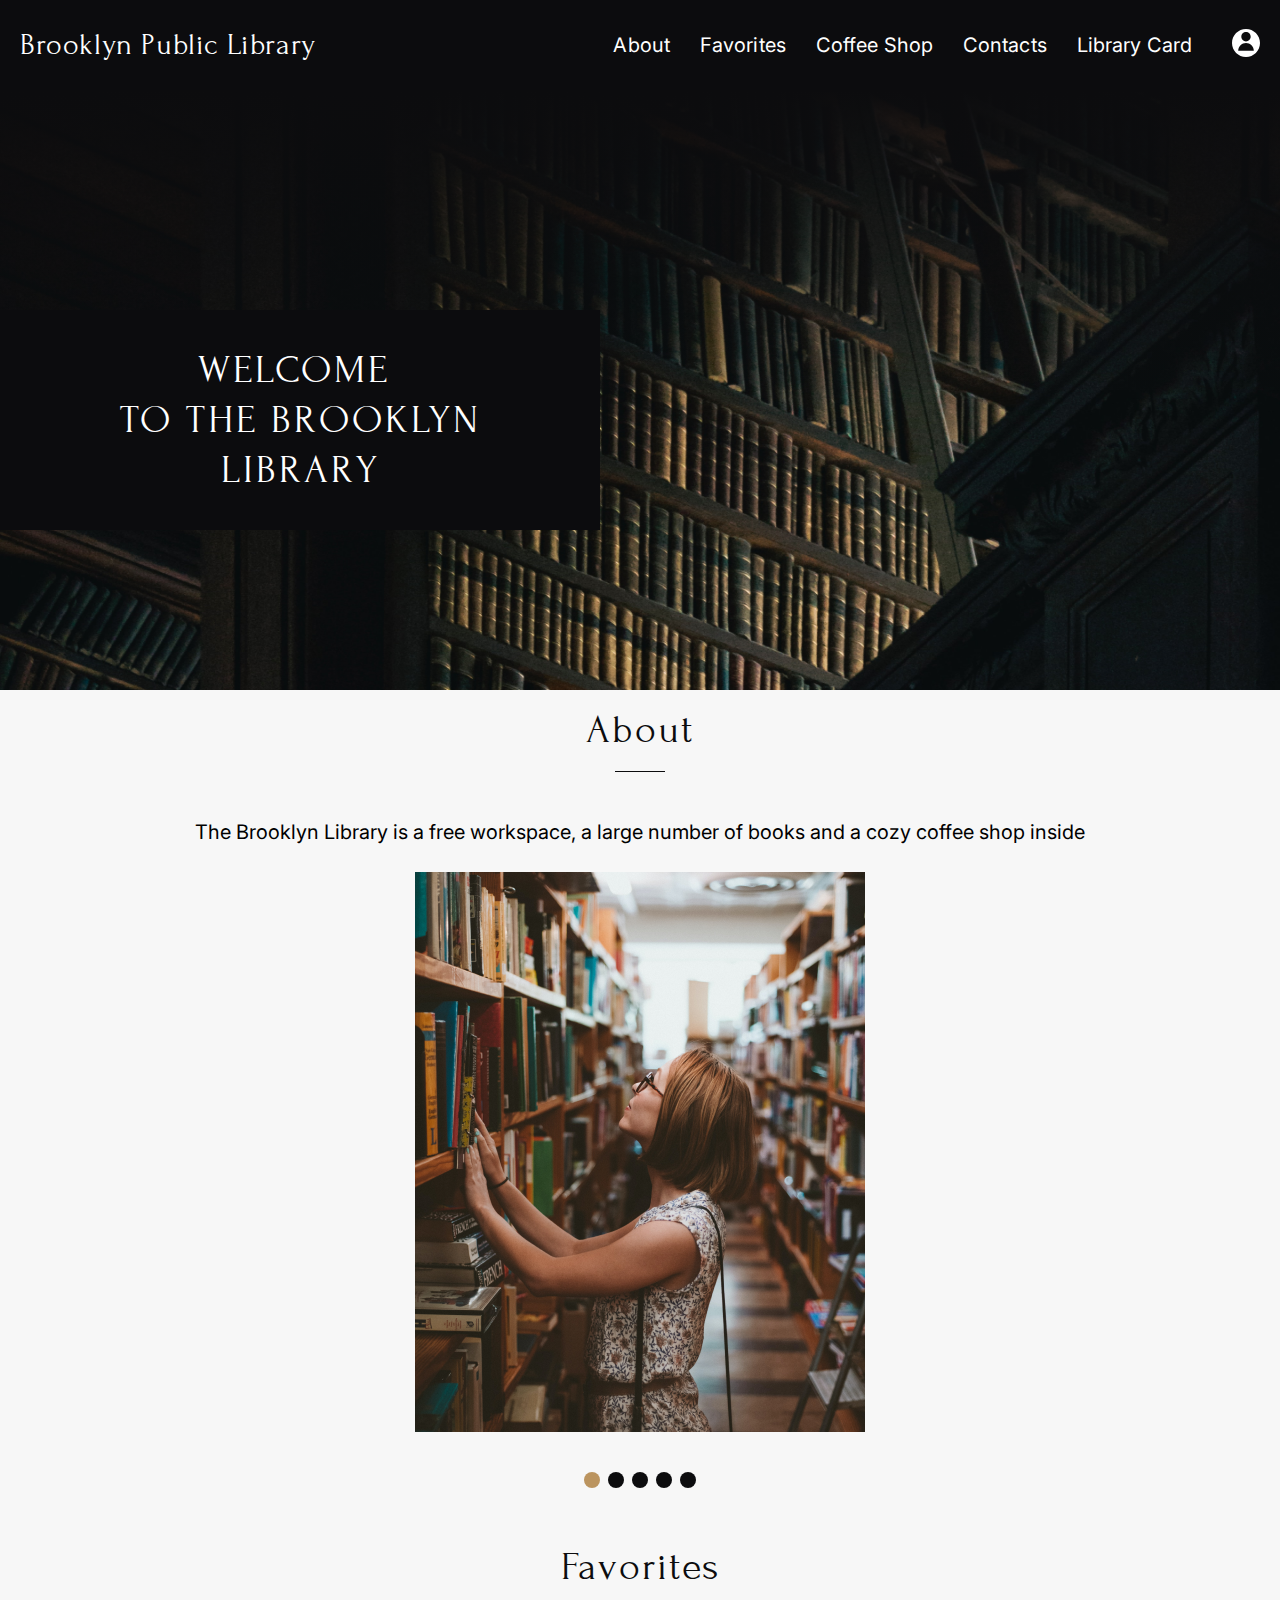
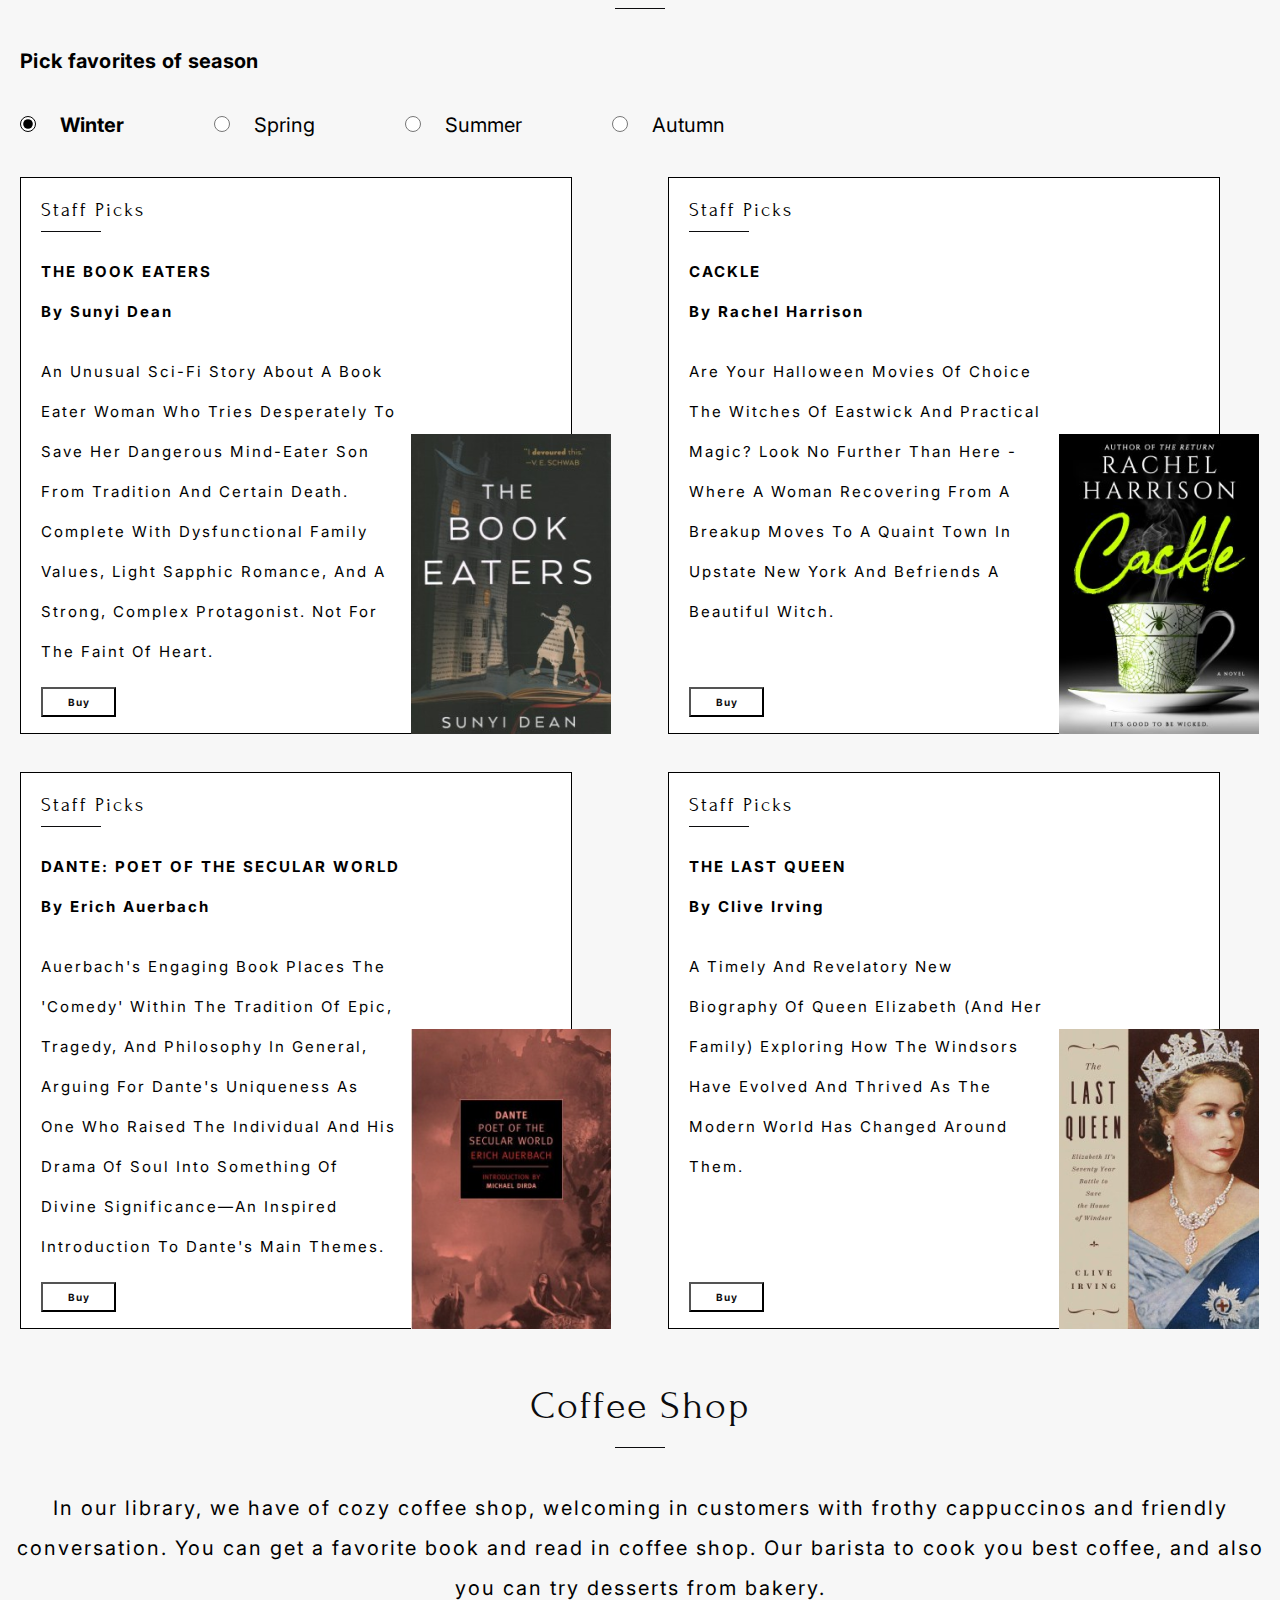
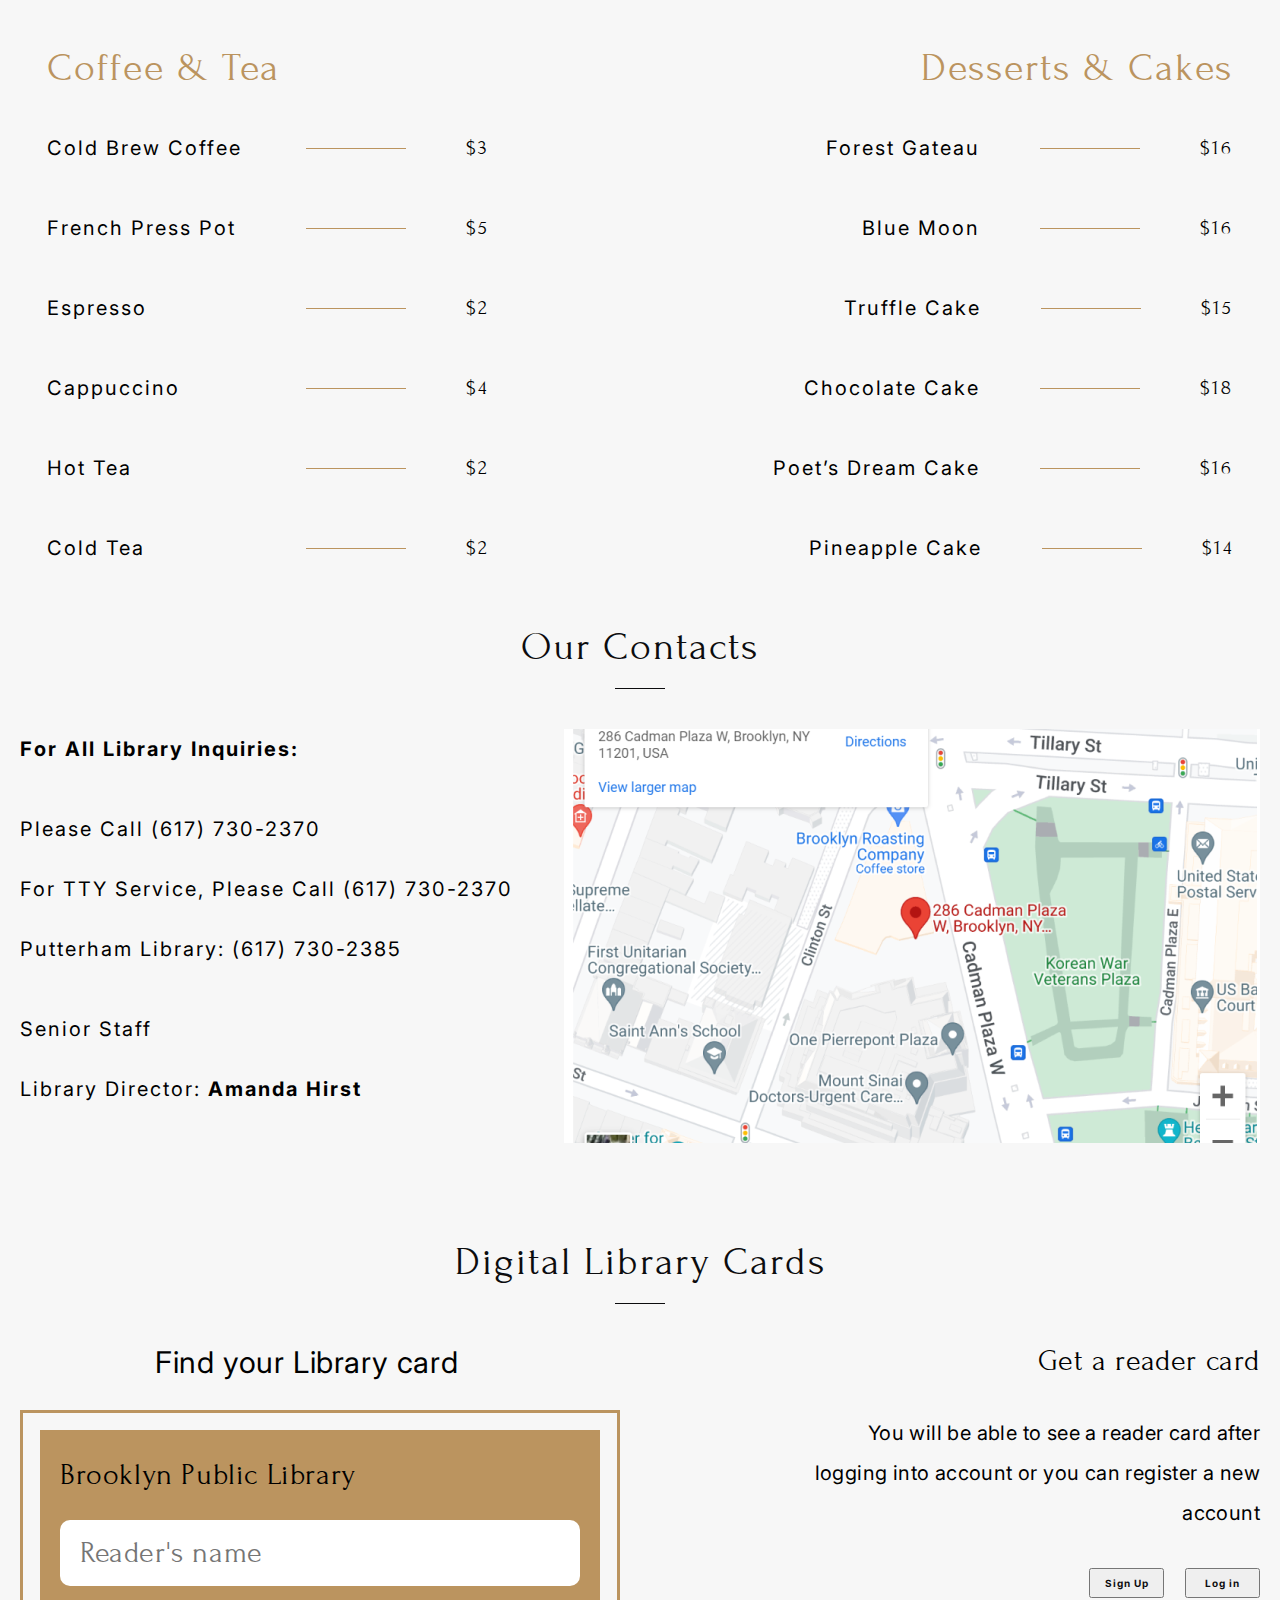
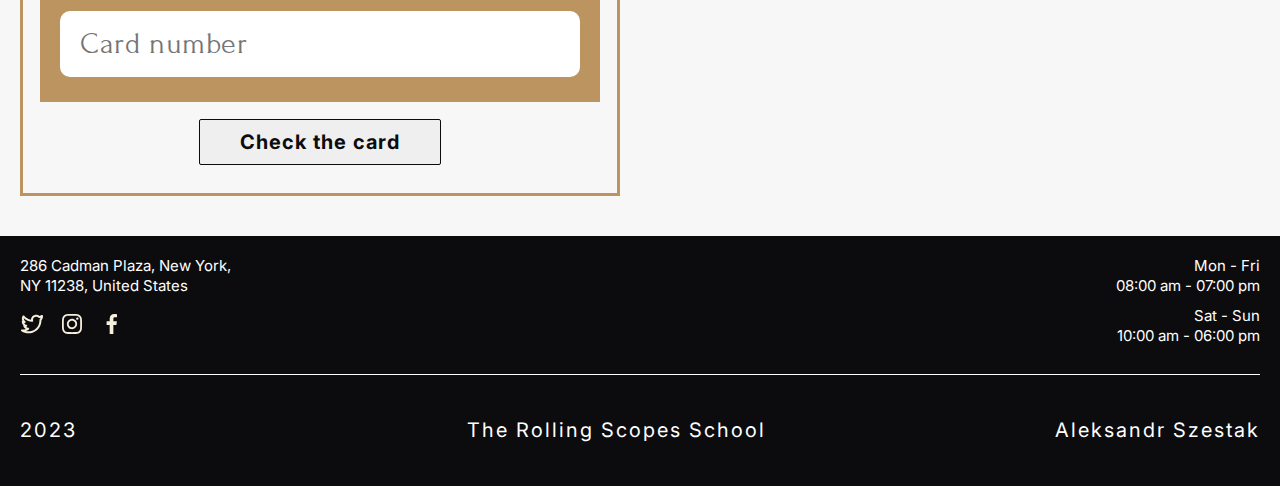
<file: library/index.html>
<!DOCTYPE html>
<html lang="en">

<head>
    <meta charset="UTF-8">
    <meta name="viewport" content="width=device-width, initial-scale=1.0">
    <link rel="icon" href="images/favicon-32x32.png" type="image/png" sizes="32x32">
    <link rel="preconnect" href="https://fonts.googleapis.com">
    <link rel="preconnect" href="https://fonts.gstatic.com" crossorigin>
    <link href="https://fonts.googleapis.com/css2?family=Forum&family=Inter&display=swap" rel="stylesheet">
    <title>Brooklyn Public Library</title>
    <link rel="stylesheet" href="css/normalize.css">
    <link rel="stylesheet" href="css/style.css">
</head>

<body>
    <div class="container"> 

        <header class="header">                       
     
            <h1 class="header-header">Brooklyn Public Library</h1>

            <div class="header-menu">

                <nav class="nav">
                    <ul class="menu">
                        <li class="menu-item"><a href="#about" class="menu-link1 menu-link2">About</a>
                        <li class="menu-item"><a href="#favorites" class="menu-link1 menu-link2">Favorites</a>
                        <li class="menu-item"><a href="#coffee-shop" class="menu-link1 menu-link2">Coffee shop</a>
                        <li class="menu-item"><a href="#our-contacts" class="menu-link1 menu-link2">Contacts</a>
                        <li class="menu-item"><a href="#digital-library-cards" class="menu-link1 menu-link2">Library Card</a>
                    </ul>
                </nav>

                <div class="icon">
                    <img class="icon-img" src="images/icon_profile.svg" alt="Icon profile">
                </div>

                <div class="burger">
                    <span class="burger-line"></span>
                    <span class="burger-line"></span>
                    <span class="burger-line"></span>
                </div>

            </div>

        </header>
                
        <main class="main">            
            
            <section class="welcome">
                <div class="overlay">                    
                </div>
                <div class="welcomeheader">
                    <h2 class="welcomeh2">Welcome&nbsp;<br>
                                          to the Brooklyn Library</h2>
                </div>
            </section>            

            <section class="about" id="about">

                <div class="aboutheader">
                    <h2 class="abouth2">About</h2>
                    <div class="abouth2-underline">
                    </div>
                    <p>The Brooklyn Library is a free workspace,
                       a large number of books and a cozy coffee shop inside
                    </p>
                    
                    <div class="images-and-arrows">
                        
                        <div class="images-carret l-arrow">
                            <img src="images/carret_left.svg" alt="l-arrow">
                        </div>                        
                        
                        <div class="images-and-pagination">

                            <input type="radio" name="point" id="slide1" checked>
                            <input type="radio" name="point" id="slide2">
                            <input type="radio" name="point" id="slide3">
                            <input type="radio" name="point" id="slide4">
                            <input type="radio" name="point" id="slide5">                            
                            
                            <div class="viewport">
                                <div class="images">
                                    <img class="image-1" src="images/image-1.png" alt="image-1">
                                    <img class="image-2" src="images/image-2.png" alt="image-2">
                                    <img class="image-3" src="images/image-3.png" alt="image-3">
                                    <img class="image-4" src="images/image-4.png" alt="image-4">
                                    <img class="image-5" src="images/image-5.png" alt="image-5">
                                </div>
                            </div>          

                            <div class="controls">
                                
                                <label class="button-wrapper" for="slide1">
                                    <div class="button1">                                        
                                    </div>
                                </label>
                                <label class="button-wrapper" for="slide2">
                                    <div class="button2">                                        
                                    </div>
                                </label>
                                <label class="button-wrapper" for="slide3">
                                    <div class="button3">                                        
                                    </div>
                                </label>
                                <label class="button-wrapper" id="btn4" for="slide4">
                                    <div class="button4">                                        
                                    </div>
                                </label>
                                <label class="button-wrapper" id="btn5" for="slide5">
                                    <div class="button5">
                                    </div>
                                </label>                                

                            </div>

                        </div>

                        <div class="images-carret r-arrow">
                            <img src="images/carret_right.svg" alt="r-arrow">
                        </div> 
                        
                    </div>

                </div>

            </section>
            
            <section class="favorites" id="favorites">
                
                <div class="favorites">
                    <h2 class="favoritesh2">Favorites</h2>
                    <div class="favoritesh2-underline"></div>
                    <p>Pick favorites of season</p>                    
                    
                    <div class="radio-seasons">

                        <form>
                            
                            <div class="block-radio">
                                
                                <div class="block-radio-item">
                                    <input type="radio" name="seasons" value="winter" id="winter" checked>
                                    <label class="favorites-label" for="winter">Winter</label>
                                </div>

                                <div class="block-radio-item">
                                    <input type="radio" name="seasons" value="spring" id="spring">
                                    <label class="favorites-label" for="spring">Spring</label>
                                </div>

                                <div class="block-radio-item">
                                    <input type="radio" name="seasons" value="summer" id="summer">
                                    <label class="favorites-label" for="summer">Summer</label>
                                </div>

                                <div class="block-radio-item">
                                    <input type="radio" name="seasons" value="autumn" id="autumn">
                                    <label class="favorites-label" for="autumn">Autumn</label>
                                </div>  

                            </div>

                        </form>

                    </div>

                    <div class="bg-description">
                        
                        <!-- Winter -->
                        <div class="book-item">
                            <h3>Staff Picks</h3>
                            <div class="h3-underline"></div>
                            <p class="book-name">The Book Eaters <br> <span class="author">By Sunyi Dean</span></p>
                            <p class="text-description">An unusual sci-fi story about a book eater woman who tries desperately
                               to save her dangerous mind-eater son from tradition and certain death.
                               Complete with dysfunctional family values, light Sapphic romance, and a
                               strong, complex protagonist. Not for the faint of heart.</p>
                            <button class="button-buy">Buy</button>
                            <img class="book-image" src="images/book-1.png" alt="book-1">
                        </div>

                        <div class="book-item">
                            <h3>Staff Picks</h3>
                            <div class="h3-underline"></div>
                            <p class="book-name">Cackle<br><span class="author">By Rachel Harrison</span></p>                            
                            <p class="text-description">Are your Halloween movies of choice The Witches
                                                        of Eastwick and Practical Magic?
                                                        Look no further than here - where a woman recovering
                                                        from a breakup moves to a quaint town in upstate
                                                        New York and befriends a beautiful witch.</p>
                            <button class="button-buy">Buy</button>
                            <img class="book-image" src="images/book-2.png" alt="book-2">                            
                        </div>

                        <div class="book-item">
                            <h3>Staff Picks</h3>
                            <div class="h3-underline"></div>
                            <p class="book-name">Dante: Poet of the Secular World<br> <span class="author">By Erich Auerbach</span></p>
                            <p class="text-description">Auerbach's engaging book places the 'Comedy' within the tradition of epic,
                                                        tragedy, and philosophy in general, arguing for Dante's uniqueness as one
                                                        who raised the individual and his drama of soul into something of divine
                                                        significance—an inspired introduction to Dante's main themes.</p>
                            <button class="button-buy">Buy</button>
                            <img class="book-image" src="images/book-3.png" alt="book-3">
                        </div>

                        <div class="book-item">
                            <h3>Staff Picks</h3>
                            <div class="h3-underline"></div>
                            <p class="book-name">The Last Queen<br> <span class="author">By Clive Irving</span></p>
                            <p class="text-description">A timely and revelatory new biography of Queen Elizabeth
                                                        (and her family) exploring how the Windsors have evolved
                                                        and thrived as the modern world has changed around them.</p>
                            <button class="button-buy">Buy</button>
                            <img class="book-image" src="images/book-4.png" alt="book-4">
                        </div>

                        <!-- Spring -->
                        <div class="book-item book-item-disable">
                            <h3>Staff Picks</h3>
                            <div class="h3-underline"></div>
                            <p class="book-name">The Body<br> <span class="author">By Stephen King</span></p>
                            <p class="text-description">Powerful novel that takes you back to a nostalgic time,
                                                        exploring both the beauty and danger and loss of innocence that is youth.</p>
                            <button class="button-buy">Buy</button>
                            <img class="book-image" src="images/book-5.png" alt="book-5">
                        </div>

                        <div class="book-item book-item-disable">
                            <h3>Staff Picks</h3>
                            <div class="h3-underline"></div>
                            <p class="book-name">Carry: A Memoir of Survival on Stolen Land<br><span class="author">By Toni Jenson</span></p>
                            <p class="text-description">This memoir about the author's relationship with gun violence feels
                                                        both expansive and intimate, resulting in a lyrical indictment of the way things are.</p>
                            <button class="button-buy">Buy</button>
                            <img class="book-image" src="images/book-6.png" alt="book-6">
                        </div>

                        <div class="book-item book-item-disable">
                            <h3>Staff Picks</h3>
                            <div class="h3-underline"></div>
                            <p class="book-name">Days of Distraction<br><span class="author">By Alexandra Chang</span></p>
                            <p class="text-description">A sardonic view of Silicon Valley culture, a meditation on race, and a journal
                                                        of displacement and belonging, all in one form-defying package of spare prose.</p>
                            <button class="button-buy">Buy</button>
                            <img class="book-image" src="images/book-7.png" alt="book-7">
                        </div>

                        <div class="book-item book-item-disable">
                            <h3>Staff Picks</h3>
                            <div class="h3-underline"></div>
                            <p class="book-name">Dominicana<br><span class="author">By Angie Cruz</span></p>
                            <p class="text-description">A fascinating story of a teenage girl who marries a man twice her age with the
                                                        promise to bring her to America. Her marriage is an opportunity for her family
                                                        to eventually immigrate. For fans of Isabel Allende and Julia Alvarez.</p>
                            <button class="button-buy">Buy</button>
                            <img class="book-image" src="images/book-8.png" alt="book-8">
                        </div>

                        <!-- Summer -->
                        <div class="book-item book-item-disable">
                            <h3>Staff Picks</h3>
                            <div class="h3-underline"></div>
                            <p class="book-name">Crude: A Memoir<br><span class="author">By Pablo Fajardo & ​​Sophie Tardy-Joubert</span></p>
                            <p class="text-description">Drawing and color by Damien Roudeau | This book illustrates the struggles of a group
                                                        of indigenous Ecuadoreans as they try to sue the ChevronTexaco company for damage
                                                        their oil fields did to the Amazon and her people</p>
                            <button class="button-buy">Buy</button>
                            <img class="book-image" src="images/book-9.png" alt="book-9">
                        </div>

                        <div class="book-item book-item-disable">
                            <h3>Staff Picks</h3>
                            <div class="h3-underline"></div>
                            <p class="book-name">Let My People Go Surfing<br><span class="author">By Yvon Chouinard</span></p>
                            <p class="text-description">Chouinard—climber, businessman, environmentalist—shares tales of courage and
                                                        persistence from his experience of founding and leading Patagonia, Inc. Full title:
                                                        Let My People Go Surfing: The Education of a Reluctant Businessman,
                                                        Including 10 More Years of Business Unusual.</p>
                            <button class="button-buy">Buy</button>
                            <img class="book-image" src="images/book-10.png" alt="book-10">
                        </div>

                        <div class="book-item book-item-disable">
                            <h3>Staff Picks</h3>
                            <div class="h3-underline"></div>
                            <p class="book-name">The Octopus Museum: Poems<br><span class="author">By Brenda Shaughnessy</span></p>
                            <p class="text-description">This collection of bold and scathingly beautiful feminist poems imagines what comes
                                                        after our current age of environmental destruction, racism, sexism, and divisive
                                                        politics.</p>
                            <button class="button-buy">Buy</button>
                            <img class="book-image" src="images/book-11.png" alt="book-11">
                        </div>

                        <div class="book-item book-item-disable">
                            <h3>Staff Picks</h3>
                            <div class="h3-underline"></div>
                            <p class="book-name">Shark Dialogues: A Novel<br><span class="author">By Kiana Davenport</span></p>
                            <p class="text-description">An epic saga of seven generations of one family encompasses the tumultuous history
                                                        of Hawaii as a Hawaiian woman gathers her four granddaughters together in an erotic
                                                        tale of villains and dreamers, queens and revolutionaries, lepers and healers.</p>
                            <button class="button-buy">Buy</button>
                            <img class="book-image" src="images/book-12.png" alt="book-12">
                        </div>

                        <!-- Autumn -->
                        <div class="book-item book-item-disable">
                            <h3>Staff Picks</h3>
                            <div class="h3-underline"></div>
                            <p class="book-name">Casual Conversation<br><span class="author">By Renia White</span></p>
                            <p class="text-description">White's impressive debut collection takes readers through
                                                        and beyond the concepts of conversation and the casual -
                                                        both what we say to each other and what we don't, examining
                                                        the possibilities around how we construct and communicate
                                                        identity. </p>
                            <button class="button-buy">Buy</button>
                            <img class="book-image" src="images/book-13.png" alt="book-13">
                        </div>

                        <div class="book-item book-item-disable">
                            <h3>Staff Picks</h3>
                            <div class="h3-underline"></div>
                            <p class="book-name">The Great Fire<br><span class="author">By Lou Ureneck</span></p>
                            <p class="text-description">The harrowing story of an ordinary American and a principled
                                                        Naval officer who, horrified by the burning of Smyrna,
                                                        led an extraordinary rescue effort that saved a quarter
                                                        of a million refugees from the Armenian Genocide</p>
                            <button class="button-buy">Buy</button>
                            <img class="book-image" src="images/book-14.png" alt="book-14">
                        </div>

                        <div class="book-item book-item-disable">
                            <h3>Staff Picks</h3>
                            <div class="h3-underline"></div>
                            <p class="book-name">Rickey: The Life and Legend<br><span class="author">By Howard Bryant</span></p>
                            <p class="text-description">With the fall rolling around, one can't help but think of
                                                        baseball's postseason coming up! And what better way to
                                                        prepare for it than reading the biography of one of the
                                                        game's all-time greatest performers, the Man of Steal,
                                                        Rickey Henderson?</p>
                            <button class="button-buy">Buy</button>
                            <img class="book-image" src="images/book-15.png" alt="book-15">
                        </div>

                        <div class="book-item book-item-disable">
                            <h3>Staff Picks</h3>
                            <div class="h3-underline"></div>
                            <p class="book-name">Slug: And Other Stories<br><span class="author">By Megan Milks</span></p>
                            <p class="text-description">Exes Tegan and Sara find themselves chained together by
                                                        hairballs of codependency. A father and child experience the
                                                        shared trauma of giving birth to gods from their wounds.</p>
                            <button class="button-buy">Buy</button>
                            <img class="book-image" src="images/book-16.png" alt="book-16">
                        </div>

                    </div>

                </div>
            </section>

            <section class="coffee-shop" id="coffee-shop">
                <div class="coffee-shop-header">
                    <h2 class="coffee-shop-h2">Coffee shop</h2>
                    <div class="coffee-shop-h2-underline">
                    </div>                    
                    <p>In our library, we have of cozy coffee shop, welcoming in customers with frothy cappuccinos and friendly conversation.<br class="enable-br">
                        You can get a favorite book and read in coffee shop. Our barista to cook you best coffee, and also you can try desserts<br class="enable-br">
                        from bakery.
                    </p>
                    
                    <div class="coffee-shop-menu">

                        <div class="coffee-shop-menu1">
                            
                            <h3 class="header-menu">Coffee & Tea</h3>

                            <div class="menu-item">
                                <p class="menu-name">Cold Brew Coffee</p>
                                <span class="menu-line"></span>
                                <p class="menu-usd">$3</p>
                            </div>
                        
                            <div class="menu-item">
                                <p class="menu-name">French Press Pot</p>
                                <span class="menu-line"></span>
                                <p class="menu-usd">$5</p>
                            </div>
                        
                            <div class="menu-item">
                                <p class="menu-name">Espresso</p>
                                <span class="menu-line"></span>
                                <p class="menu-usd">$2</p>
                            </div>
                        
                            <div class="menu-item">
                                <p class="menu-name">Cappuccino</p>
                                <span class="menu-line"></span>
                                <p class="menu-usd">$4</p>
                            </div>
                        
                            <div class="menu-item">
                                <p class="menu-name">Hot tea</p>
                                <span class="menu-line"></span>
                                <p class="menu-usd">$2</p>
                            </div>
                        
                            <div class="menu-item">
                                <p class="menu-name">Cold tea</p>
                                <span class="menu-line"></span>
                                <p class="menu-usd">$2</p>
                            </div>                        

                        </div>

                        <div class="coffee-shop-menu2">
                            
                            <!-- <h3 class="header-menu2">Desserts & Cakes</h3> -->

                            <h3 class="header-menu">Desserts & Cakes</h3>

                            <div class="menu-item2">
                                <p class="menu-name2">Forest Gateau</p>
                                <span class="menu-line"></span>
                                <p class="menu-usd">$16</p>
                            </div>
                            
                            <div class="menu-item2">
                                <p class="menu-name2">Blue Moon</p>
                                <span class="menu-line"></span>
                                <p class="menu-usd">$16</p>
                            </div>
                            
                            <div class="menu-item2">
                                <p class="menu-name2">Truffle Cake</p>
                                <span class="menu-line"></span>
                                <p class="menu-usd">$15</p>
                            </div>
                            
                            <div class="menu-item2">
                                <p class="menu-name2">Chocolate Cake</p>
                                <span class="menu-line"></span>
                                <p class="menu-usd">$18</p>
                            </div>
                            
                            <div class="menu-item2">
                                <p class="menu-name2">Poet’s Dream Cake</p>
                                <span class="menu-line"></span>
                                <p class="menu-usd">$16</p>
                            </div>
                            
                            <div class="menu-item2">
                                <p class="menu-name2">Pineapple Cake</p>
                                <span class="menu-line"></span>
                                <p class="menu-usd">$14</p>
                            </div>                         

                        </div>

                    </div>

                </div>                
            </section>
            
            <section class="our-contacts" id="our-contacts">
                
                <div class="our-contacts-header">
                    <h2 class="our-contacts-h2">Our contacts</h2>
                    <div class="our-contacts-h2-underline">
                    </div>
                </div>
                
                <div class="our-contacts-blocks">
                       
                    <div class="our-contacts-block1">
                        <h3>For all Library inquiries:</h3>
                        <p><a href="tel:6177302370">Please call (617) 730-2370</a></p>
                        <p><a href="tel:6177302370">For TTY service, please call (617) 730-2370</a></p>
                        <p><a href="tel:6177302385">Putterham Library: (617) 730-2385</a></p>
                        <p class="senior-staff">Senior Staff</p>
                        <p>Library Director: <a href="mailto:AmandaHirst@gmail.com"><b>Amanda Hirst</b></a></p>
                    </div>

                    <div class="our-contacts-block2">
                        <img src="images/map.png" alt="library on map">
                    </div>

                </div>

            </section>

            <section class="digital-library-cards" id="digital-library-cards">

                <h2 class="digital-library-cards-h2">Digital Library Cards</h2>
                <div class="digital-library-cards-h2-underline">
                </div>                

                <div class="digital-library-cards-blocks">
                       
                    <div class="digital-library-cards-block1">
                        
                        <h3>Find your Library card</h3>
                        
                        <div class="input-fields">
                        
                            <form class="form-0" action="#">
                                
                                <div class="form-1">
                                    <p>Brooklyn Public Library</p>
                                    <input type="text" placeholder="Reader's name">
                                    <br>
                                    <input type="number" placeholder="Card number">
                                </div>                        

                                <button class="check-the-card-button">
                                    Check the card
                                </button>

                            </form>

                        </div>

                    </div>

                    <div class="digital-library-cards-block2">
                        
                        <h3>Get a reader card</h3>

                        <!-- <p>You will be able to see a reader card after<br>
                           logging into account or you can register a new<br>
                           account
                        </p> -->

                        <p>You will be able to see a reader card after logging into
                             account or you can register a new account
                        </p>                        
                       
                        <form action="#">
                            <div class="buttons">
                                <button class="buttons2">Sign Up</button>                        
                                <button class="buttons2">Log in</button>
                            </div>
                        </form>

                    </div>

                </div>

            </section>

        </main>

        <footer class="footer">
            
            <div class="footer-part1">

                <p class="address">
                    <a href="https://www.google.com/search?q=286+Cadman+Plaza%2C+New+York%2C+NY+11238%2C+United+States">
                    286 Cadman Plaza, New York,<br>
                    NY 11238, United States
                    </a>
                </p>

                <p class="working-hours">
                    Mon - Fri<br>
                    08:00 am - 07:00 pm
                </p>

            </div>

            <div class="footer-part2">

                <ul class="icons-social">

                    <li><a href="https://twitter.com/">
                        <img src="images/u_twitter-alt.svg" alt="twitter">
                    </a></li>
                    <li><a href="https://www.instagram.com/">
                        <img src="images/u_instagram.svg" alt="instagram">
                    </a></li>
                    <li><a href="https://www.facebook.com/">
                        <img src="images/u_facebook-f.svg" alt="facebook">
                    </a></li>

                </ul>
                
                <p class="working-days">
                    Sat - Sun<br>
                    10:00 am - 06:00 pm
                </p>

            </div>

            <hr>

            <div class="footer-part3">
                <p class="footer-part3-1">2023</p>
                <p class="footer-part3-2"><a href="https://rs.school/js-stage0/">The Rolling Scopes School</a></p>
                <p class="footer-part3-3"><a href="https://github.com/Aleksandr-Szestak">Aleksandr Szestak</a></p>
            </div>
            
        </footer>
    </div>

    <script src="index.js"></script>
</body>

</html>
</file>
<file: library/css/style.css>
/*#region common */
html{
    scroll-behavior: smooth;
}

a{    
    text-decoration: none;
    color: inherit;
}

body{    
    margin: 0;
    padding: 0;
    background-color: bisque;    
}

.container{
    /* width: 1440px; */
    max-width: 1440px;
    margin: 0 auto;
    padding: 0;
    background-color: rgb(247,247,247);
    overflow: hidden;
}

/* *, *::before, *::after {
    box-sizing: border-box; 
  } */

/*#endregion*/

/*#region Header */
.header{    
    display: flex;
    justify-content: space-between;
    align-items: center;
    height: 90px;
    background-color: #0C0C0E;
    color: #FFF;
    padding: 0 20px;
}

.header-header{
    color: #FFF;
    font-family: Forum;
    font-size: 30px;
    font-style: normal;
    font-weight: 400;
    line-height: 50px; /* 166.667% */
    letter-spacing: 0.6px;
    /* flex-grow: 1; */
}

.header-menu {
    display: flex;
    /* align-items: flex-end; */
    align-items: center;
}

.menu {
    display: flex;
    padding-left: 0;
}

.menu-item{    
    list-style-type: none;
    margin-right: 30px;  
}

.menu-link1 {
    font-family: Inter;
    font-size: 20px;
    font-style: normal;
    font-weight: 400;
    line-height: 50px;
    color: #FFF;
    letter-spacing: .1px;
    transition: color 1s;
}

.menu-link1:hover {
    color: #BB945F;
}

.icon-img {    
    width: 28px;
    height: 28px;
    margin-left: 10px;
    cursor: pointer;   
}

.burger{
    display: none;
    margin: 0;
    padding: 0;
    border: none;
}
/*#endregion*/

/*#region Welcome */

section.welcome{
    height: 600px;
    max-width: 1440px;
    background-image: url('../images/welcome.png');
    background-size: 100% 100%;
    position: relative;
}

div.overlay{
    max-width: 1440px;
    height: 300px;
    background: linear-gradient(180deg, #0C0C0E 0%, #0C0C0E 0.01%, rgba(18, 18, 21, 0.10) 100%);
}

div.welcomeheader{
    width: 520px;
    height: 150px;
    padding: 35px 40px;
    background-color: #0C0C0E;    
    /* position: relative; */
    position: absolute;
    top: 220px;
}

h2.welcomeh2{    
    padding: 0;
    margin: 0;
    color: #FFF;
    text-align: center;
    font-family: Forum;
    font-size: 40px;
    font-style: normal;
    font-weight: 400;
    line-height: 50px;
    letter-spacing: 3px;
    text-transform: uppercase;    
}
/*#endregion*/

/*#region About */
section.about{ 
    height: 837px;
    max-width: 1440px;
    box-sizing: border-box;    
}

h2.abouth2{
    margin: 20px auto;
    text-align: center;
    color: #0C0C0E;
    font-family: Forum;
    font-size: 40px;
    font-style: normal;
    font-weight: 400;
    line-height: 40px;
    letter-spacing: 2px;
    text-transform: capitalize;
}

div.abouth2-underline{
    margin: 0 auto;
    width: 50px;
    height: 1px;    
    border-bottom: 1px solid #0C0C0E;    
}

.aboutheader > p{
    max-width: 1440px;
    height: 40px;
    margin-top: 40px;
    margin-bottom: 20px;    
    color: #000;
    text-align: center;
    font-family: Inter;
    font-size: 20px;
    font-style: normal;
    font-weight: 400;
    line-height: 40px;
}

.images-and-arrows{
    margin: 0 auto;
    display: flex;
    height: 601px;
    /* height: 676px; */
}

.images-carret{
    width: 24px;
    height: 24px;
    border-radius: 50%;
    cursor: pointer;
    /* background-color: aqua; */
    display: none;
}

.button4,
.button5 {
    display: none;
}

#btn4,
#btn5 {
    display: none;
}

.images-and-pagination{
    display: flex;
    flex-direction: column;
    /* align-items: center; */
    margin-left: auto;
    margin-right: auto;
    /* height: 676px; */
    height: 601px;
    max-width: 1400px;
}

.viewport {
    width: 1400px;
    /* height: 560px; */
    min-height: 560px;
    overflow: hidden;
}

.images{
    position: relative;
    left: 0;
    transition: .5s;

    display: flex;
    flex-wrap: nowrap;
    justify-content: space-between;
    /* padding-right: 20px;
    padding-left: 20px;   */
    margin: 0 auto;

    max-width: 1400px;
    height: 560px;
    gap: 25px;
}

.images > img{
    margin: 0;
    padding: 0;
    width: 450px;
    height: 560px;
    transition-property: all;
    transition-duration: 1s;
}

/* -------------------------------------- */

/* инпуты делаем невидимыми */
.images-and-pagination > input {
	display: none;
}

/* блок с шариками */
.images-and-pagination .controls {
    width: 120px;
    height: 26px;
    margin: 35px auto 0;
    display: flex;
    justify-content: center;
    align-items: center;
    /* background-color: aqua; */
}

/* label, привязанный к input */
.button-wrapper{
    display: flex;
    justify-content: center;
    align-items: center;      
    
    width:26px;
    height: 26px;
    border-radius: 50%;
    cursor: pointer;       

    /* background-color: aqua; */
}

/* сами шарики внутри label */
.button-wrapper > div{
    width: 16px;
    height: 16px;    
    border-radius: 50%;
    background-color: #0C0C0E;
}

/* переключение шариков */
#slide1:checked ~ .controls .button-wrapper .button1,
#slide2:checked ~ .controls .button-wrapper .button2,
#slide3:checked ~ .controls .button-wrapper .button3,
#slide4:checked ~ .controls .button-wrapper .button4,
#slide5:checked ~ .controls .button-wrapper .button5
 {
    cursor: auto;
    background-color: #BB945F;
    transition: background ease-in-out .2s;
}

/*#endregion*/

/*#region Favorites */

section.favorites{
    height: 1439px;
    max-width: 1440px;
    /* box-sizing: border-box; */
}

h2.favoritesh2{    
    margin: 0 auto 20px;
    text-align: center;      
    color: #0C0C0E;
    font-family: Forum;
    font-size: 40px;
    font-style: normal;
    font-weight: 400;
    line-height: 40px;
    letter-spacing: 2px;
    text-transform: capitalize;
}

div.favoritesh2-underline{
    margin: 0 auto;
    width: 50px;
    height: 1px;    
    border-bottom: 1px solid #0C0C0E;    
}

.favorites > p{    
    margin-top: 40px;
    margin-bottom: 40px;
    padding-left: 20px;

    color: #000;
    font-family: Inter;
    font-size: 20px;
    font-style: normal;
    font-weight: 700;
    line-height: normal;
    letter-spacing: 0.31px;    
}

/* .block-radio-item > input {
	display: none;
} */

.block-radio{
    display: flex;
    align-items: center;
    gap: 90px;
    margin-left: 20px;
}

.block-radio-item {
    /* cursor: pointer; */
    /* background-color: aqua; */
}

.block-radio-item > input{
    margin-right: 20px;
    accent-color: black;
    width: 16px;
    height: 16px;
    cursor: pointer;
}

.block-radio-item > label{
    color: #000;
    font-family: Inter;
    font-size: 20px;
    font-style: normal;
    font-weight: 400;
    line-height: normal;
    cursor: pointer;
}

#winter:checked ~ label,
#spring:checked ~ label,
#summer:checked ~ label,
#autumn:checked ~ label
 {
    /* background-color: #BB945F; */
    font-weight: 700;
}

.book-item-disable {
    position: absolute !important;
    /* position: absolute; */

    left: -100%;
    opacity: 0 !important;
    /* opacity: 0; */

    visibility: hidden;
    transition: opacity 1s ease-in-out, visibility 1s ease-in-out;
  }
  

.bg-description{
    display: flex;
    flex-wrap: wrap;
    justify-content: space-between;
    padding: 20px;
}

.book-item{
    width: 550px;
    height: 555px;
    margin: 20px 40px 18px 0;    
    border: 1px solid #000;
    background: #FFF;
    position: relative;
    opacity: 1;
    transition: opacity 1s ease-in-out, visibility 1s ease-in-out;
}

.book-item > h3{
    margin: 12px 428px 0px 20px;
    padding: 0;
    width: 528px;
    height: 40px;
    /* background-color: aqua; */
    color: #000;
    font-family: Forum;
    font-size: 20px;
    font-style: normal;
    font-weight: 400;
    line-height: 40px;
    letter-spacing: 2px;
    text-transform: capitalize; 
}

div.h3-underline{
    margin: 0 0 0 20px;
    padding: 0;
    width: 60px;
    height: 1px;    
    border-bottom: 1px solid #0C0C0E;    
}

p.book-name{
    margin: 20px 0 0 20px;
    color: #000;
    font-family: Inter;
    font-size: 15px;
    font-style: normal;
    font-weight: 700;
    line-height: 40px;
    letter-spacing: 2px;
    text-transform: uppercase;
}

span.author{
    text-transform: capitalize;
}

p.text-description{
    margin: 20px 0 0 20px;
    width: 355px;
    height: 320px;
    color: #000;
    font-family: Inter;
    font-size: 15px;
    font-style: normal;
    font-weight: 400;
    line-height: 40px; /* 266.667% */
    letter-spacing: 2px;
    text-transform: capitalize;
}

button.button-buy{
    margin: 15px 0 0 20px;
    width: 75px;
    height: 30px;
    background-color: #FFF;
    color: #0C0C0E;
    text-align: center;
    font-family: Inter;
    font-size: 10px;
    font-style: normal;
    font-weight: 700;
    line-height: normal;
    letter-spacing: 1px;
}

button.button-own{

    margin: 15px 0 0 20px;
    width: 75px;
    height: 30px;
    border-radius: 2px;
    border: 1px solid #BB945F;

    color: #BB945F;
    text-align: center;
    font-family: Inter;
    font-size: 10px;
    font-style: normal;
    font-weight: 700;
    line-height: normal;
    letter-spacing: 1px;

}

button.button-buy:hover {
    color: #0c0c0e;
    background: #bb945f;
    border: none;
    transition: 1s;
}

img.book-image{
    /* width: 200px; */
    /* height: 300px; */
    /* margin: 0; */
    /* padding: 0; */
    /* display: block; */
    position: absolute;
    left: 390px;
    top: 256px;
}
/*#endregion*/

/*#region Coffee */

section.coffee-shop{    
    height: 841px;
    max-width: 1440px;
    /* background-color: #BB945F;     */
}

h2.coffee-shop-h2{
    margin: 0 auto 20px;
    /* padding: 20px 600px;
    margin: 0; */
    text-align: center;
    color: #0C0C0E;
    font-family: Forum;
    font-size: 40px;
    font-style: normal;
    font-weight: 400;
    line-height: 40px;
    letter-spacing: 2px;
    text-transform: capitalize;
}

div.coffee-shop-h2-underline{
    margin: 0 auto;
    width: 50px;
    height: 1px;    
    border-bottom: 1px solid #0C0C0E;    
}

.coffee-shop-header > p{
    max-width: 1440px;
    /* height: 120px; */
    /* margin-bottom: 20px;     */
    margin: 40px 0 20px;
    color: #000;
    text-align: center;
    font-family: Inter;
    font-size: 20px;
    font-style: normal;
    font-weight: 400;
    line-height: 40px;
    letter-spacing: 2px;
}

.coffee-shop-menu{
    display: flex;
    max-width: 1440px;    
    justify-content: space-between;
    padding: 20px;
    padding-bottom: 40px;
    /* gap: 480px; */
    gap: 476px;
}

.coffee-shop-menu1{
    margin: 0 auto;
    display: flex;
    flex-direction: column;
    align-items: flex-start;
    gap: 40px;
}

.coffee-shop-menu2{   
    margin: 0 auto;
    display: flex;
    flex-direction: column;
    align-items: flex-end;
    gap: 40px;
}

.header-menu{
    margin-top: 0;
    margin-bottom: 0;
    color: #BB945F;
    font-family: Forum;
    font-size: 40px;
    font-style: normal;
    font-weight: 400;
    line-height: 40px;
    letter-spacing: 2px;
    text-transform: capitalize;
}

/* --------------------------------- */
.menu-item {
    display: flex;
    justify-content: space-between;
    align-items: center;
    gap: 60px;
}

.menu-item > p{
    margin: 0;
}

.menu-name {
    width: 199px;
    color: #000000;
    font-family: Inter;
    font-size: 20px;
    font-style: normal;
    font-weight: 400;
    line-height: 40px;
    letter-spacing: 2px;
    text-transform: capitalize;
}

.menu-line {
    display: block;
    width: 100px;
    height: 1px;
    background: #BB945F;
}

.menu-usd {
    color: #000;
    font-family: Forum;
    font-size: 20px;
    font-style: normal;
    font-weight: 400;
    line-height: 40px;
    letter-spacing: 2px;
    text-transform: capitalize;
}

.menu-item2 {
    display: flex;
    justify-content: right;
    align-items: center;
    gap: 60px;
}

.menu-item2 > p{
    margin: 0;
}

.menu-name2{
    color: #000;
    font-family: Inter;
    font-size: 20px;
    font-style: normal;
    font-weight: 400;
    line-height: 40px;
    letter-spacing: 2px;
    text-transform: capitalize;
}
/*#endregion*/

/*#region Our contacts */

section.our-contacts{
    height: 575px;
    max-width: 1440px;
    /* background-color: #BB945F;     */
}

h2.our-contacts-h2{

    margin: 0 auto 20px;
    text-align: center;

    /* padding: 20px 600px; */
    /* margin: 0; */

    /* padding: 20px 500px;
    margin: 0; */

    color: #0C0C0E;
    text-align: center;
    font-family: Forum;
    font-size: 40px;
    font-style: normal;
    font-weight: 400;
    line-height: 40px; /* 100% */
    letter-spacing: 2px;
    text-transform: capitalize;
}

div.our-contacts-h2-underline{
    margin: 0 auto;
    width: 50px;
    height: 1px;    
    border-bottom: 1px solid #0C0C0E;    
}

.our-contacts-blocks{
    display: flex;
    justify-content: space-between; 
    padding: 0 20px 40px;
    margin-top: 40px;
}

.our-contacts-block1{
    width: 704px;
    height: 414px;
    /* margin: 0 20px; */
    padding: 0;

    /* background-color: beige; */
}

.our-contacts-block1 h3{
    color: #000;
    height: 40px;
    /* padding: 0; */
    margin-top: 0;
    margin-bottom: 40px;
    /* padding-bottom: 40px; */
    /* text-align: center; */
    font-family: Inter;
    font-size: 20px;
    font-style: normal;
    font-weight: 700;
    line-height: 40px; /* 200% */
    letter-spacing: 2px;
    text-transform: capitalize;
}

.senior-staff{
    margin-top: 40px;
}

.our-contacts-block2{
    width: 696px;
    height: 414px;
    margin: 0; 
    /* background-color: beige; */
}

.our-contacts-block1 p{
    color: #000;
    /* text-align: center; */
    font-family: Inter;
    font-size: 20px;
    font-style: normal;
    font-weight: 400;
    line-height: 40px; /* 200% */
    letter-spacing: 2px;
    text-transform: capitalize;
}
/*#endregion*/

/*#region Digital library cards */

section.digital-library-cards{
    height: 614px;
    max-width: 1440px;
    padding-top: 20px;   
    /* background-color: #ecac52;     */
}

h2.digital-library-cards-h2{

    margin-top: 20px;
    margin-bottom: 20px;
    color: #0C0C0E;
    text-align: center;
    font-family: Forum;
    font-size: 40px;
    font-style: normal;
    font-weight: 400;
    line-height: 40px; /* 100% */
    letter-spacing: 2px;
    text-transform: capitalize;
}

div.digital-library-cards-h2-underline{
    margin: 0 auto;
    margin-bottom: 20px;
    width: 50px;
    height: 1px;    
    border-bottom: 1px solid #0C0C0E;    
}

.digital-library-cards-blocks{
    display: flex;
    justify-content: space-between;
    margin-top: 0;
    margin-bottom: 0;
}

.digital-library-cards-block1{
    width: 600px;
    height: 453px;
    /* height: 386px; */
    margin: 20px 20px;
    /* border: 3px solid #BB945F; */
    /* background: #FFF; */
    /* background-color: beige; */

}

.digital-library-cards-block1 > h3{
    width: 330px;
    margin: 0 auto 30px;  
    color: #000;
    font-family: Inter;
    font-size: 30px;
    font-style: normal;
    font-weight: 400;
    line-height: normal;
    letter-spacing: 0.6px;
}

.input-fields{  

    width: 594px;
    height: 380px;
    /* margin: 20px; */
    border: 3px solid #BB945F;
    /* background: #BB945F; */
}

.form-1{
    width: 560px;
    height: 272px;
    background: #BB945F;
    margin-top: 17px;
    margin-left: 17px;
    margin-bottom: 17px;
    /* border: 3px solid #BB945F;
    background: #FFF; */
    /* box-sizing: border-box; */
}

.form-1 >p{
    padding-top: 20px;
    padding-left: 20px;
    color: #000;
    font-family: Forum;
    font-size: 30px;
    font-style: normal;
    font-weight: 400;
    line-height: 50px;
    letter-spacing: 0.6px;
}



.input-fields p{
    padding-left: 20px;
    padding-bottom: 20px;
    margin: 0;
    color: #000;
    font-family: Forum;
    font-size: 30px;
    font-style: normal;
    font-weight: 400;
    line-height: 50px;
    letter-spacing: 0.6px;
}


.input-fields input{
    padding: 0 20px;
    width: 480px;
    height: 66px;
    border-radius: 10px;
    background: #FFF;
    border: none;
    margin-left: 20px;
    margin-bottom: 25px;

    color: #8E8E8E;
    font-family: Forum;
    font-size: 30px;
    font-style: normal;
    font-weight: 400;
    line-height: 50px;
    letter-spacing: 0.6px;
}

.check-the-card-button{
    margin-left: 176px;
    /* margin-top: 3px; */
    margin-bottom: 27px;
    /* display: block; */
    padding: 10px 40px;    
    border-radius: 2px;
    border: 1px solid #0C0C0E;
    text-align: center;

    color: #0C0C0E;
    text-align: center;
    font-family: Inter;
    font-size: 20px;
    font-style: normal;
    font-weight: 700;
    line-height: normal;
    letter-spacing: 1px;
}

button.check-the-card-button:hover {
    color: #0c0c0e;
    background: #bb945f;
    border: none;
    transition: 1s;
}

/* block 2 */

.digital-library-cards-block2{
    /* width: 695px; */

    width: 456px;
    height: 253px;

    /* height: 533px; */
    /* height: 614px; */
    /* padding: 0; */
    margin: 0 20px;

    /* background-color: beige; */
}

.digital-library-cards-block2 > h3{
    color: #000;
    /* text-align: center; */
    font-family: Forum;
    font-size: 30px;
    font-style: normal;
    font-weight: 400;
    line-height: normal;
    letter-spacing: 0.6px;

    text-align: right;
    margin-top: 20px;
    margin-bottom: 35px;
}

.digital-library-cards-block2 > p{
    color: #000;
    text-align: right;
    font-family: Inter;
    font-size: 20px;
    font-style: normal;
    font-weight: 400;
    line-height: 40px;
    letter-spacing: 0.4px;
    margin-bottom: 35px;
}

.buttons{
    text-align: right; 
}

.buttons > button{
    /* display: inline-block; */

    margin-left: 17px;
    width: 75px;
    height: 30px;
    /* padding: 10px 0px;  */

    color: #0C0C0E;
    text-align: center;
    font-family: Inter;
    font-size: 10px;
    font-style: normal;
    font-weight: 700;
    line-height: normal;
    letter-spacing: 1px;
}

.buttons2:hover {
    color: #0c0c0e;
    background: #bb945f;
    border: none;
    transition: 1s;
}
/*#endregion*/

/*#region Footer */

.footer{    
    height: 230px;
    background-color: #0C0C0E;
    padding: 20px 20px 0 20px;
    /* padding: 20px; */
}

/* --- part1 --- */
.footer-part1{
    display: flex;  
    justify-content: space-between;
}

.address{
    margin: 0;
    width: 229px;
    color: #FFF;
    font-family: Inter;
    font-size: 15px;
    font-style: normal;
    font-weight: 400;
    line-height: 20px; /* 133.333% */
}

.working-hours{
    margin: 0;
    color: #FFF;
    text-align: right;
    font-family: Inter;
    font-size: 15px;
    font-style: normal;
    font-weight: 400;
    line-height: 20px; /* 133.333% */
}

/* --- part2 --- */
.footer-part2{
    max-width: 1398px;
    height: 40px;

    margin-top: 10px;
    display: flex;
    align-items: center;
    justify-content: space-between;
}

.working-days{
    margin: 0;
    color: #FFF;
    text-align: right;
    font-family: Inter;
    font-size: 15px;
    font-style: normal;
    font-weight: 400;
    line-height: 20px; /* 133.333% */
}

.icons-social{
    padding-left: 0;
    margin: 0;
}

ul > li{
    display: inline;
    margin-right: 12px;
}

/* .icons-social > a{
    display: block-inline;
    margin-right: 15px;
} */


/* --- <hr> --- */
.footer > hr{
    margin-top: 28px;
    max-width: 1400px;
    height: 1px;
    border: 0;
    background: #FFF;
}

/* --- part3 --- */
.footer-part3{
    margin-top: 25px;
    /* margin-bottom: 20px; */
    display: flex;  
    justify-content: space-between;
}

.footer-part3-1{
    margin-bottom: 0;
    color: #FFF;
    text-align: center;
    font-family: Inter;
    font-size: 20px;
    font-style: normal;
    font-weight: 400;
    line-height: 20px; /* 100% */
    letter-spacing: 2px;
}

.footer-part3-2{
    margin-bottom: 0;
    padding-left: 100px;
    color: #FFF;
    text-align: center;
    font-family: Inter;
    font-size: 20px;
    font-style: normal;
    font-weight: 400;
    line-height: 20px; /* 100% */
    letter-spacing: 2px;
}

.footer-part3-3{
    margin-bottom: 0;
    color: #FFF;
    text-align: center;
    font-family: Inter;
    font-size: 20px;
    font-style: normal;
    font-weight: 400;
    line-height: 20px; /* 200% */
    letter-spacing: 2px;
}
/*#endregion*/

/*#region Adaptive 1440px */

@media (max-width: 1440px) {

    .button4,
    .button5 {
        display: flex;
    }
    
    #btn4,
    #btn5 {
        display: flex;
    }

    .viewport {
        width: 450px;
        margin-left: auto;
        margin-right: auto;
        /* background-color: antiquewhite; */
    }
 
    .enable-br{
        display: none;
    }

    .coffee-shop-menu{
        gap: 200px;
    }
}
/*#endregion*/

/*#region Adaptive 1260px */

@media (max-width: 1260px) {

    section.our-contacts{
        height: 1055px;
    }

    .our-contacts-blocks{
        /* display: block; */
        flex-direction: column;
        align-items: center;
        padding-left: 0;
        padding-right: 10px;
        gap: 65px;
    }

}
/*#endregion*/

/*#region Adaptive 1240px */

@media (max-width: 1240px) {
    
    section.favorites{
        height: 2629px;        
    }

    /* .block-radio{
        background-color: aqua;
        width: 100%;

        position: sticky;
        top: 20px;
        z-index: 2;
    } */

    .book-item{
        margin-left: 69px;
    }

    .coffee-shop-menu{
        gap: 50px;
    }

}
/*#endregion*/

/*#region Adaptive 1160px */

@media (max-width: 1160px) {
    
    section.digital-library-cards{
        /* width: 768px; */
        height: 857px;
    }

    .digital-library-cards-blocks{
        flex-direction: column;
        align-items: center;
    }

    .digital-library-cards-block1{
        margin-bottom: 0;
    }

    .digital-library-cards-block2{
        width: 600px;
        height: 223px;
    }

    .digital-library-cards-block2 > h3{
        text-align: center;
        margin-bottom: 40px;
    }

    .digital-library-cards-block2 > p{
        text-align: center;
        margin: 0 auto;
    }
    
    .buttons{
        margin-top: 40px;
        text-align: center;
        /* margin-left: 0; */
    }

    .buttons > button{
        margin-left: 10px;
        margin-right: 10px;
    }

}
/*#endregion*/

/*#region Adaptive 1024px */
@media (max-width: 1024px) {

    /*#region ***** Header *****/
    .header {
        position: relative;
    }
        
    .menu {
    
        padding-top: 25px;
    
        display: flex;
        flex-direction: column;
        justify-content: flex-start;
        align-items: center;        

        position: absolute;
        top: 35px;
        right: 0;
        
        width: 332px;
        height: 507px;
        
        background-color: #0C0C0E;
        /* background-color: grey; */
        z-index: 10;
        
        transition: 1s;
        transform: translateX(100%);
    }
    
    .menu-item{
        margin-right: 0;
        margin-bottom: 30px;
    }
    
    .menu-item:last-child {
        margin-bottom: 0px;
    }

    .burger-menu-open{
        transform: translateX(0%);
    }     
      
    
    /* ------ burger icon animation ------ */
    .burger{  
        /* visibility: visible; */
        display: block;

        cursor: pointer;   
        margin-left: 40px;
        width: 45px;
        height: 20px;
        /* order: 1; */

        /* background-color: aqua; */
        background-color: transparent;
        position: relative;
    }
    
    .burger-line{
        position: absolute;
        left: 0;
        width: 100%;
        background-color: #FFF;
        height: 2px;
        transition: 1s ease;
    }
    
    .burger-line:nth-child(1){
        top: 0;
    }
    
    .burger-line:nth-child(2){
        top: 9px;
    }
    
    .burger-line:nth-child(3){
        top: 19px;
    }
    
    .burger-open .burger-line:nth-child(1){
        top: 9px;
        transform: rotate(135deg);
    }
        
    .burger-open .burger-line:nth-child(2){
        transform: scaleX(0);
    }
    
    .burger-open .burger-line:nth-child(3){
        top: 9px;
        transform: rotate(-135deg);
    }
    /*#endregion*/
    
    /*#region ***** About *****/

    .aboutheader > p{
        margin: 40px auto 20px;
        max-width: 728px;
        height: 80px;
    }

    .images-and-arrows{
        margin: 0 auto;
        padding: 0;
        max-width: 614px;
        /* height: 560px; */
        height: 601px;
        /* display: flex; */
        align-items: center;
        justify-content: space-between;
    }
    
    .images-carret{
        display: initial;
    }

    .cursor-off{
        opacity: 0.3;
    }

    .cursor-off:hover{
        cursor: default;
        /* background-color: #8E8E8E; */
    }

    /*#endregion*/

    section.coffee-shop{    
        height: 1481px;        
    }
    
    .coffee-shop-menu{
        /* flex-direction: column; */
        display: block;
    }

    .coffee-shop-menu1{
        margin: 0 auto 0 0;
    }
        
    .coffee-shop-menu2{   
        margin: 40px 0 0 auto;
    }
} 
/*#endregion*/

/*#region Adaptive 768px */

@media (max-width:768px) {

    /*#region ***** Welcome *****/
    
    section.welcome{
        height: 600px;
        max-width: 768px;
        background-image: url('../images/welcome-768.png');        
    }

    div.overlay{
        max-width: 768px;
    }
    /*#endregion*/

    /*#region ***** About *****/

    .images-and-arrows{
        display: flex;
        align-items: center;
        justify-content: space-between;

        margin: 0 auto;
        padding: 0;
        max-width: 614px;
        height: 601px;
    }

    /* .button5,
    .button4{
        display: initial;
    } */

    .images-carret{
        display: initial;
    }
    /*#endregion */

}
/*#endregion*/

/*#region Adaptive 745px */

@media (max-width: 745px) {

.our-contacts-block2{
    width: 600px;
    height: 357px;
}

.our-contacts-block2 > img{
        width: 95%;
}

.our-contacts-block1{
    width: 600px;
}

.footer-part3-2{
    padding-left: 50px;

}

}
/*#endregion*/

/*#region Adaptive 700px */
@media (max-width: 700px) {

    .book-item{
        margin-left: 10px;
    }

    .footer-part3-2{
        padding-left: 5px;
    
    }
}
/*#endregion*/
</file>
